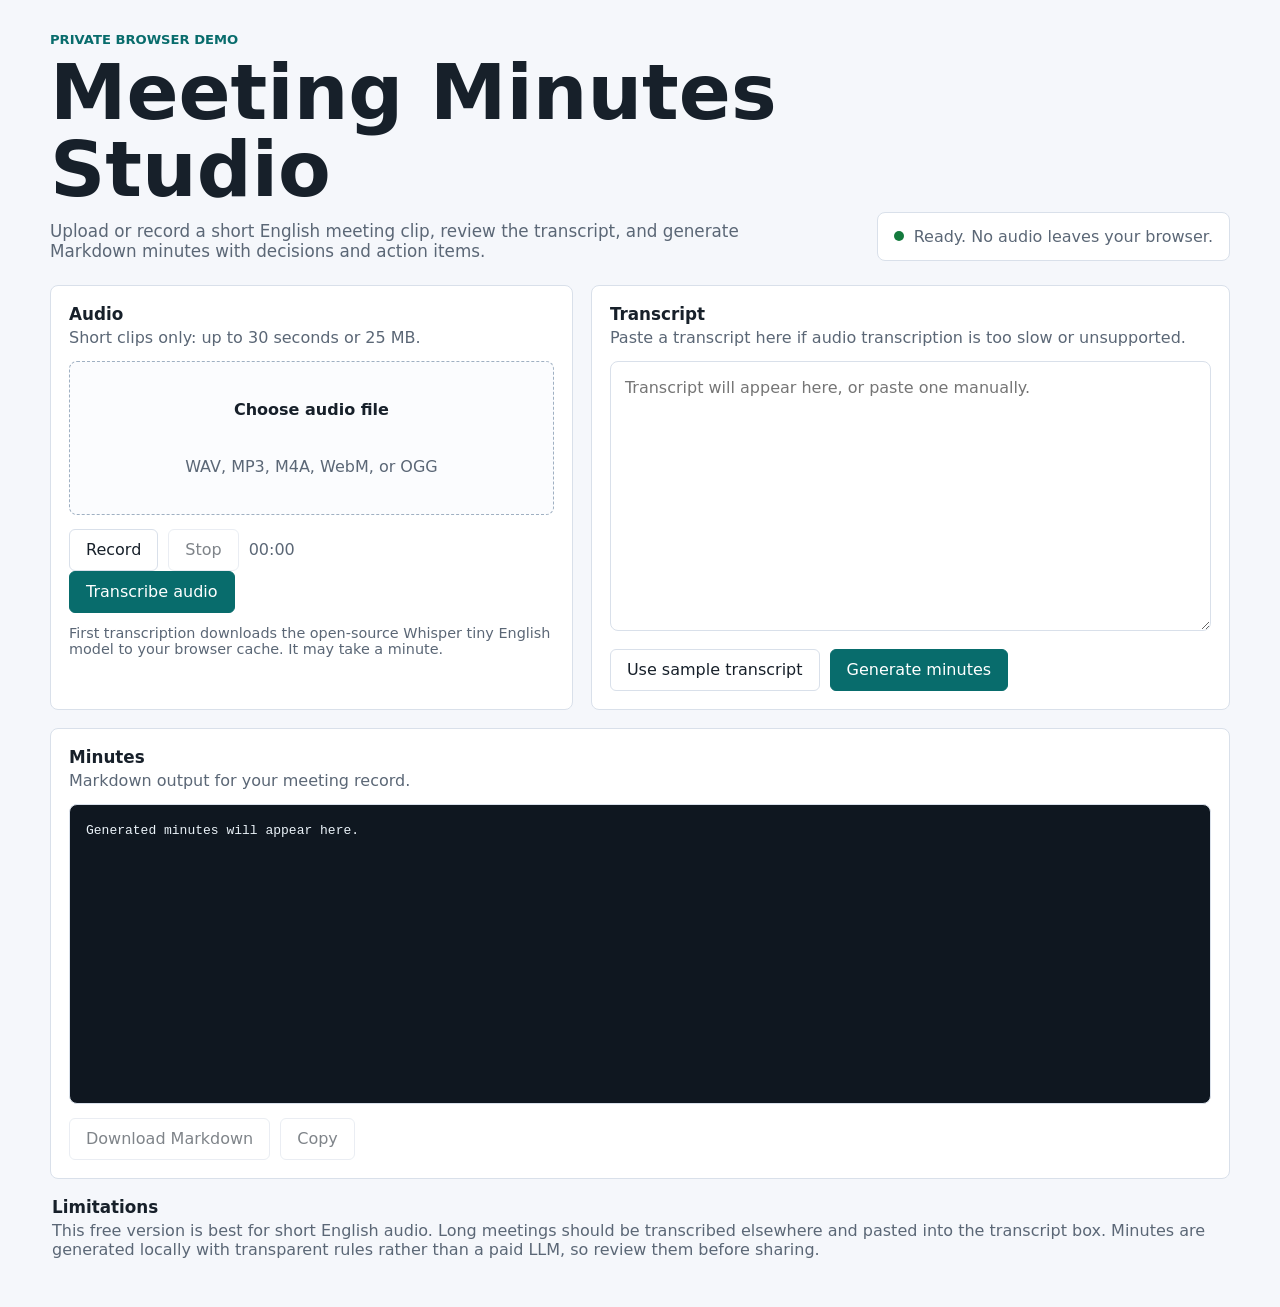
<file: index.html>
<!doctype html>
<html lang="en">
  <head>
    <meta charset="utf-8" />
    <meta name="viewport" content="width=device-width, initial-scale=1" />
    <title>Meeting Minutes Studio</title>
    <link rel="stylesheet" href="./styles.css" />
  </head>
  <body>
    <main class="app-shell">
      <section class="hero">
        <div>
          <p class="eyebrow">Private browser demo</p>
          <h1>Meeting Minutes Studio</h1>
          <p class="lede">
            Upload or record a short English meeting clip, review the transcript, and generate Markdown minutes with decisions and action items.
          </p>
        </div>
        <div class="status-panel" aria-live="polite">
          <span id="statusDot" class="status-dot"></span>
          <span id="statusText">Ready. No audio leaves your browser.</span>
        </div>
      </section>

      <section class="workspace">
        <div class="panel input-panel">
          <div class="panel-heading">
            <h2>Audio</h2>
            <p>Short clips only: up to 30 seconds or 25 MB.</p>
          </div>

          <label class="drop-zone" id="dropZone">
            <input id="audioFile" type="file" accept="audio/*,.wav,.mp3,.m4a,.webm,.ogg" />
            <span class="drop-title">Choose audio file</span>
            <span class="drop-meta" id="fileMeta">WAV, MP3, M4A, WebM, or OGG</span>
          </label>

          <div class="record-row">
            <button id="recordButton" type="button">Record</button>
            <button id="stopButton" type="button" disabled>Stop</button>
            <span id="recordingTimer">00:00</span>
          </div>

          <button id="transcribeButton" type="button" class="primary">Transcribe audio</button>
          <p class="fine-print">
            First transcription downloads the open-source Whisper tiny English model to your browser cache. It may take a minute.
          </p>
        </div>

        <div class="panel transcript-panel">
          <div class="panel-heading">
            <h2>Transcript</h2>
            <p>Paste a transcript here if audio transcription is too slow or unsupported.</p>
          </div>
          <textarea id="transcript" spellcheck="true" placeholder="Transcript will appear here, or paste one manually."></textarea>
          <div class="actions">
            <button id="sampleButton" type="button">Use sample transcript</button>
            <button id="minutesButton" type="button" class="primary">Generate minutes</button>
          </div>
        </div>
      </section>

      <section class="panel output-panel">
        <div class="panel-heading">
          <h2>Minutes</h2>
          <p>Markdown output for your meeting record.</p>
        </div>
        <pre id="minutesOutput" class="minutes-output">Generated minutes will appear here.</pre>
        <div class="actions">
          <button id="downloadButton" type="button" disabled>Download Markdown</button>
          <button id="copyButton" type="button" disabled>Copy</button>
        </div>
      </section>

      <section class="notes">
        <h2>Limitations</h2>
        <p>
          This free version is best for short English audio. Long meetings should be transcribed elsewhere and pasted into the transcript box.
          Minutes are generated locally with transparent rules rather than a paid LLM, so review them before sharing.
        </p>
      </section>
    </main>

    <script type="module" src="./app.js"></script>
  </body>
</html>
</file>
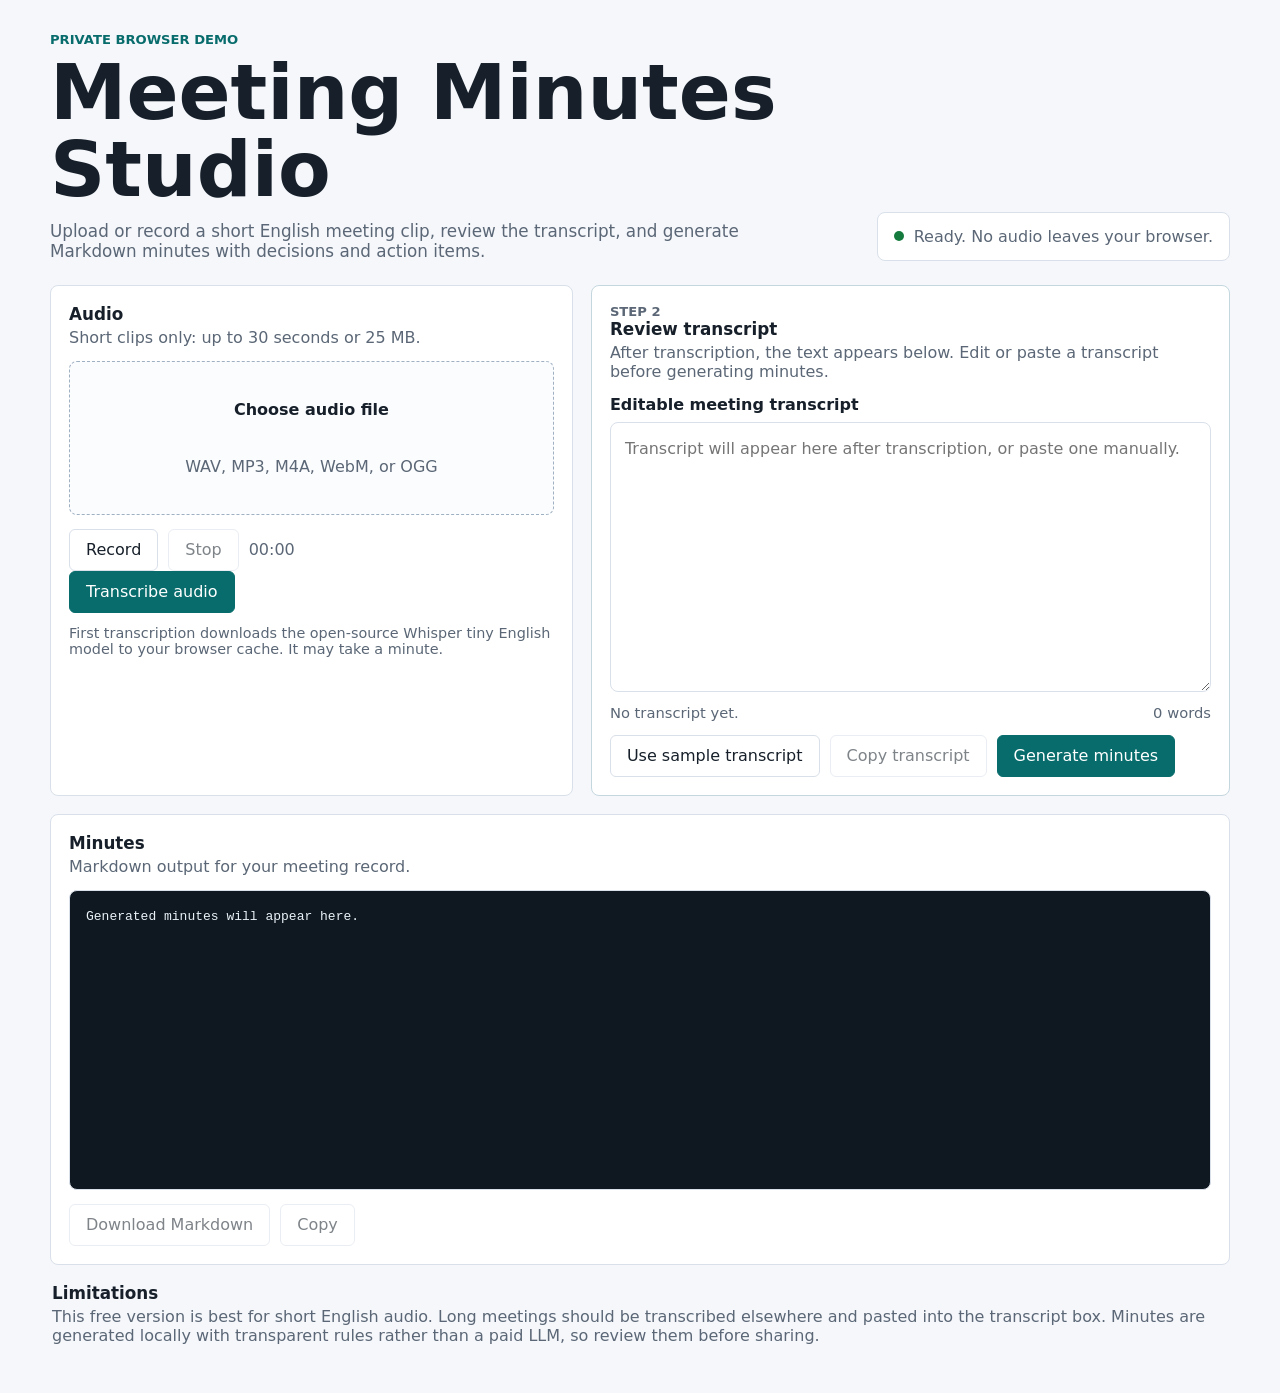
<file: docs/index.html>
<!doctype html>
<html lang="en">
  <head>
    <meta charset="utf-8" />
    <meta name="viewport" content="width=device-width, initial-scale=1" />
    <title>Meeting Minutes Studio</title>
    <link rel="stylesheet" href="./styles.css" />
  </head>
  <body>
    <main class="app-shell">
      <section class="hero">
        <div>
          <p class="eyebrow">Private browser demo</p>
          <h1>Meeting Minutes Studio</h1>
          <p class="lede">
            Upload or record a short English meeting clip, review the transcript, and generate Markdown minutes with decisions and action items.
          </p>
        </div>
        <div class="status-panel" aria-live="polite">
          <span id="statusDot" class="status-dot"></span>
          <span id="statusText">Ready. No audio leaves your browser.</span>
        </div>
      </section>

      <section class="workspace">
        <div class="panel input-panel">
          <div class="panel-heading">
            <h2>Audio</h2>
            <p>Short clips only: up to 30 seconds or 25 MB.</p>
          </div>

          <label class="drop-zone" id="dropZone">
            <input id="audioFile" type="file" accept="audio/*,.wav,.mp3,.m4a,.webm,.ogg" />
            <span class="drop-title">Choose audio file</span>
            <span class="drop-meta" id="fileMeta">WAV, MP3, M4A, WebM, or OGG</span>
          </label>

          <div class="record-row">
            <button id="recordButton" type="button">Record</button>
            <button id="stopButton" type="button" disabled>Stop</button>
            <span id="recordingTimer">00:00</span>
          </div>

          <button id="transcribeButton" type="button" class="primary">Transcribe audio</button>
          <p class="fine-print">
            First transcription downloads the open-source Whisper tiny English model to your browser cache. It may take a minute.
          </p>
        </div>

        <div class="panel transcript-panel" id="transcriptPanel">
          <div class="panel-heading">
            <p class="eyebrow">Step 2</p>
            <h2>Review transcript</h2>
            <p>After transcription, the text appears below. Edit or paste a transcript before generating minutes.</p>
          </div>
          <label class="field-label" for="transcript">Editable meeting transcript</label>
          <textarea id="transcript" spellcheck="true" placeholder="Transcript will appear here after transcription, or paste one manually."></textarea>
          <div class="transcript-meta">
            <span id="transcriptState">No transcript yet.</span>
            <span id="transcriptCount">0 words</span>
          </div>
          <div class="actions">
            <button id="sampleButton" type="button">Use sample transcript</button>
            <button id="copyTranscriptButton" type="button" disabled>Copy transcript</button>
            <button id="minutesButton" type="button" class="primary">Generate minutes</button>
          </div>
        </div>
      </section>

      <section class="panel output-panel">
        <div class="panel-heading">
          <h2>Minutes</h2>
          <p>Markdown output for your meeting record.</p>
        </div>
        <pre id="minutesOutput" class="minutes-output">Generated minutes will appear here.</pre>
        <div class="actions">
          <button id="downloadButton" type="button" disabled>Download Markdown</button>
          <button id="copyButton" type="button" disabled>Copy</button>
        </div>
      </section>

      <section class="notes">
        <h2>Limitations</h2>
        <p>
          This free version is best for short English audio. Long meetings should be transcribed elsewhere and pasted into the transcript box.
          Minutes are generated locally with transparent rules rather than a paid LLM, so review them before sharing.
        </p>
      </section>
    </main>

    <script type="module" src="./app.js"></script>
  </body>
</html>
</file>
<file: styles.css>
:root {
  color-scheme: light;
  --bg: #f5f7fb;
  --panel: #ffffff;
  --ink: #17202a;
  --muted: #5b6776;
  --line: #d9e0ea;
  --accent: #086c6c;
  --accent-dark: #064f4f;
  --warn: #a45100;
  --error: #b42318;
  --ok: #147a3d;
  font-family: Inter, ui-sans-serif, system-ui, -apple-system, BlinkMacSystemFont, "Segoe UI", sans-serif;
}

* {
  box-sizing: border-box;
}

body {
  margin: 0;
  background: var(--bg);
  color: var(--ink);
}

button,
textarea,
input {
  font: inherit;
}

button {
  min-height: 42px;
  border: 1px solid var(--line);
  background: #fff;
  color: var(--ink);
  border-radius: 6px;
  padding: 0 16px;
  cursor: pointer;
}

button:disabled {
  cursor: not-allowed;
  opacity: 0.55;
}

button.primary {
  background: var(--accent);
  border-color: var(--accent);
  color: #fff;
}

button.primary:hover:not(:disabled) {
  background: var(--accent-dark);
}

.app-shell {
  width: min(1180px, calc(100vw - 32px));
  margin: 0 auto;
  padding: 32px 0 48px;
}

.hero {
  display: grid;
  grid-template-columns: minmax(0, 1fr) auto;
  gap: 24px;
  align-items: end;
  margin-bottom: 24px;
}

.eyebrow {
  margin: 0 0 8px;
  color: var(--accent);
  font-size: 0.82rem;
  font-weight: 700;
  text-transform: uppercase;
}

h1,
h2,
p {
  margin-top: 0;
}

h1 {
  margin-bottom: 12px;
  font-size: clamp(2.2rem, 6vw, 4.8rem);
  line-height: 1;
}

h2 {
  margin-bottom: 4px;
  font-size: 1.05rem;
}

.lede {
  max-width: 760px;
  margin-bottom: 0;
  color: var(--muted);
  font-size: 1.05rem;
}

.status-panel {
  display: inline-flex;
  align-items: center;
  gap: 10px;
  min-width: min(360px, 100%);
  border: 1px solid var(--line);
  border-radius: 8px;
  background: var(--panel);
  padding: 14px 16px;
  color: var(--muted);
}

.status-dot {
  width: 10px;
  height: 10px;
  flex: 0 0 10px;
  border-radius: 50%;
  background: var(--ok);
}

.status-dot.busy {
  background: var(--warn);
}

.status-dot.error {
  background: var(--error);
}

.workspace {
  display: grid;
  grid-template-columns: 0.9fr 1.1fr;
  gap: 18px;
  align-items: stretch;
}

.panel {
  border: 1px solid var(--line);
  border-radius: 8px;
  background: var(--panel);
  padding: 18px;
}

.panel-heading {
  margin-bottom: 14px;
}

.panel-heading p,
.fine-print,
.notes p {
  margin-bottom: 0;
  color: var(--muted);
}

.drop-zone {
  display: grid;
  place-items: center;
  min-height: 154px;
  border: 1.5px dashed #9fb0c2;
  border-radius: 8px;
  padding: 22px;
  text-align: center;
  cursor: pointer;
  background: #fbfcfe;
}

.drop-zone input {
  position: absolute;
  width: 1px;
  height: 1px;
  opacity: 0;
  pointer-events: none;
}

.drop-title {
  display: block;
  font-weight: 700;
}

.drop-meta {
  display: block;
  margin-top: 6px;
  color: var(--muted);
  overflow-wrap: anywhere;
}

.record-row,
.actions {
  display: flex;
  flex-wrap: wrap;
  gap: 10px;
  align-items: center;
  margin-top: 14px;
}

#recordingTimer {
  color: var(--muted);
  font-variant-numeric: tabular-nums;
}

.fine-print {
  margin-top: 12px;
  font-size: 0.9rem;
}

textarea {
  width: 100%;
  min-height: 270px;
  resize: vertical;
  border: 1px solid var(--line);
  border-radius: 8px;
  padding: 14px;
  line-height: 1.5;
}

.output-panel {
  margin-top: 18px;
}

.minutes-output {
  min-height: 300px;
  max-height: 620px;
  overflow: auto;
  white-space: pre-wrap;
  border: 1px solid var(--line);
  border-radius: 8px;
  background: #0f1720;
  color: #eaf2f8;
  padding: 16px;
  line-height: 1.55;
}

.notes {
  margin-top: 18px;
  padding: 0 2px;
}

@media (max-width: 860px) {
  .hero,
  .workspace {
    grid-template-columns: 1fr;
  }

  .status-panel {
    width: 100%;
  }
}
</file>
<file: docs/styles.css>
:root {
  color-scheme: light;
  --bg: #f5f7fb;
  --panel: #ffffff;
  --ink: #17202a;
  --muted: #5b6776;
  --line: #d9e0ea;
  --accent: #086c6c;
  --accent-dark: #064f4f;
  --warn: #a45100;
  --error: #b42318;
  --ok: #147a3d;
  font-family: Inter, ui-sans-serif, system-ui, -apple-system, BlinkMacSystemFont, "Segoe UI", sans-serif;
}

* {
  box-sizing: border-box;
}

body {
  margin: 0;
  background: var(--bg);
  color: var(--ink);
}

button,
textarea,
input {
  font: inherit;
}

button {
  min-height: 42px;
  border: 1px solid var(--line);
  background: #fff;
  color: var(--ink);
  border-radius: 6px;
  padding: 0 16px;
  cursor: pointer;
}

button:disabled {
  cursor: not-allowed;
  opacity: 0.55;
}

button.primary {
  background: var(--accent);
  border-color: var(--accent);
  color: #fff;
}

button.primary:hover:not(:disabled) {
  background: var(--accent-dark);
}

.app-shell {
  width: min(1180px, calc(100vw - 32px));
  margin: 0 auto;
  padding: 32px 0 48px;
}

.hero {
  display: grid;
  grid-template-columns: minmax(0, 1fr) auto;
  gap: 24px;
  align-items: end;
  margin-bottom: 24px;
}

.eyebrow {
  margin: 0 0 8px;
  color: var(--accent);
  font-size: 0.82rem;
  font-weight: 700;
  text-transform: uppercase;
}

h1,
h2,
p {
  margin-top: 0;
}

h1 {
  margin-bottom: 12px;
  font-size: clamp(2.2rem, 6vw, 4.8rem);
  line-height: 1;
}

h2 {
  margin-bottom: 4px;
  font-size: 1.05rem;
}

.lede {
  max-width: 760px;
  margin-bottom: 0;
  color: var(--muted);
  font-size: 1.05rem;
}

.status-panel {
  display: inline-flex;
  align-items: center;
  gap: 10px;
  min-width: min(360px, 100%);
  border: 1px solid var(--line);
  border-radius: 8px;
  background: var(--panel);
  padding: 14px 16px;
  color: var(--muted);
}

.status-dot {
  width: 10px;
  height: 10px;
  flex: 0 0 10px;
  border-radius: 50%;
  background: var(--ok);
}

.status-dot.busy {
  background: var(--warn);
}

.status-dot.error {
  background: var(--error);
}

.workspace {
  display: grid;
  grid-template-columns: 0.9fr 1.1fr;
  gap: 18px;
  align-items: stretch;
}

.panel {
  border: 1px solid var(--line);
  border-radius: 8px;
  background: var(--panel);
  padding: 18px;
}

.panel-heading {
  margin-bottom: 14px;
}

.panel-heading p,
.fine-print,
.notes p,
.transcript-meta {
  margin-bottom: 0;
  color: var(--muted);
}

.field-label {
  display: inline-block;
  margin-bottom: 8px;
  font-weight: 700;
}

.drop-zone {
  display: grid;
  place-items: center;
  min-height: 154px;
  border: 1.5px dashed #9fb0c2;
  border-radius: 8px;
  padding: 22px;
  text-align: center;
  cursor: pointer;
  background: #fbfcfe;
}

.drop-zone input {
  position: absolute;
  width: 1px;
  height: 1px;
  opacity: 0;
  pointer-events: none;
}

.drop-title {
  display: block;
  font-weight: 700;
}

.drop-meta {
  display: block;
  margin-top: 6px;
  color: var(--muted);
  overflow-wrap: anywhere;
}

.record-row,
.actions {
  display: flex;
  flex-wrap: wrap;
  gap: 10px;
  align-items: center;
  margin-top: 14px;
}

#recordingTimer {
  color: var(--muted);
  font-variant-numeric: tabular-nums;
}

.fine-print {
  margin-top: 12px;
  font-size: 0.9rem;
}

textarea {
  width: 100%;
  min-height: 270px;
  resize: vertical;
  border: 1px solid var(--line);
  border-radius: 8px;
  background: #fff;
  color: var(--ink);
  padding: 14px;
  line-height: 1.5;
}

.transcript-panel {
  border-color: #c4d7df;
}

.transcript-panel.has-transcript {
  border-color: var(--accent);
  box-shadow: 0 0 0 3px rgba(8, 108, 108, 0.12);
}

.transcript-meta {
  display: flex;
  justify-content: space-between;
  gap: 12px;
  margin-top: 8px;
  font-size: 0.92rem;
}

.output-panel {
  margin-top: 18px;
}

.minutes-output {
  min-height: 300px;
  max-height: 620px;
  overflow: auto;
  white-space: pre-wrap;
  border: 1px solid var(--line);
  border-radius: 8px;
  background: #0f1720;
  color: #eaf2f8;
  padding: 16px;
  line-height: 1.55;
}

.notes {
  margin-top: 18px;
  padding: 0 2px;
}

@media (max-width: 860px) {
  .hero,
  .workspace {
    grid-template-columns: 1fr;
  }

  .status-panel {
    width: 100%;
  }

  .transcript-meta {
    display: grid;
  }
}
</file>
